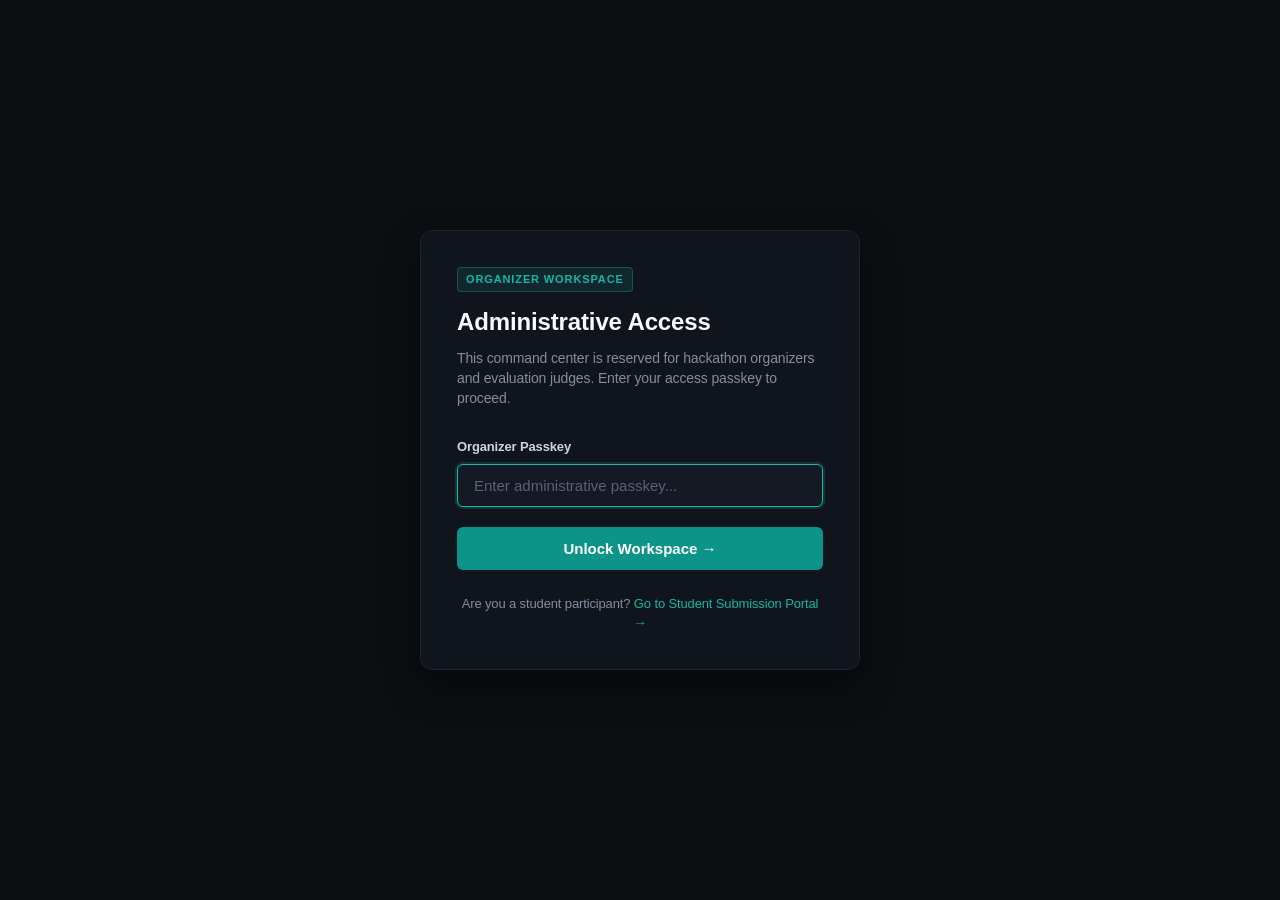
<file: templates/admin_login.html>
<!DOCTYPE html>
<html lang="en">
<head>
  <meta charset="UTF-8">
  <meta name="viewport" content="width=device-width, initial-scale=1.0">
  <title>Admin Authentication — HackJudge AI</title>
  <link rel="stylesheet" href="/static/styles.css">
  <style>
    body {
      display: flex;
      align-items: center;
      justify-content: center;
      min-height: 100vh;
      margin: 0;
      background: var(--bg-main, #0b0f12);
      color: var(--text-primary, #e2e8f0);
      font-family: -apple-system, BlinkMacSystemFont, "Segoe UI", Roboto, sans-serif;
    }
    .auth-card {
      width: 100%;
      max-width: 440px;
      padding: 2.25rem;
      background: var(--bg-surface, #12181d);
      border: 1px solid var(--border-default, #1e293b);
      border-radius: 12px;
      box-shadow: 0 16px 36px rgba(0, 0, 0, 0.45);
    }
    .auth-header {
      margin-bottom: 1.75rem;
    }
    .auth-tag {
      display: inline-block;
      font-size: 11px;
      font-weight: 700;
      letter-spacing: 0.08em;
      text-transform: uppercase;
      color: var(--teal-light, #2dd4bf);
      background: rgba(45, 212, 191, 0.1);
      border: 1px solid rgba(45, 212, 191, 0.25);
      padding: 3px 8px;
      border-radius: 4px;
      margin-bottom: 0.75rem;
    }
    .auth-title {
      font-size: 1.5rem;
      font-weight: 700;
      margin: 0 0 0.5rem 0;
      color: #f8fafc;
    }
    .auth-desc {
      font-size: 0.875rem;
      color: var(--text-muted, #94a3b8);
      margin: 0;
      line-height: 1.45;
    }
    .field-group {
      margin-bottom: 1.25rem;
    }
    .field-label {
      display: block;
      font-size: 0.8125rem;
      font-weight: 600;
      margin-bottom: 0.5rem;
      color: #cbd5e1;
    }
    .field-input {
      width: 100%;
      box-sizing: border-box;
      padding: 0.75rem 1rem;
      background: var(--bg-surface-elevated, #0f172a);
      border: 1px solid var(--border-default, #334155);
      border-radius: 6px;
      color: #f8fafc;
      font-size: 0.9375rem;
      outline: none;
      transition: border-color 0.15s ease;
    }
    .field-input:focus {
      border-color: var(--teal-light, #2dd4bf);
      box-shadow: 0 0 0 2px rgba(45, 212, 191, 0.15);
    }
    .auth-btn {
      width: 100%;
      padding: 0.8rem;
      background: var(--teal-accent, #0d9488);
      color: #ffffff;
      border: none;
      border-radius: 6px;
      font-size: 0.9375rem;
      font-weight: 600;
      cursor: pointer;
      display: flex;
      align-items: center;
      justify-content: center;
      gap: 0.5rem;
      transition: background 0.15s ease;
    }
    .auth-btn:hover {
      background: #14b8a6;
    }
    .auth-btn:disabled {
      opacity: 0.6;
      cursor: not-allowed;
    }
    .auth-error {
      padding: 0.75rem 1rem;
      background: rgba(239, 68, 68, 0.12);
      border: 1px solid rgba(239, 68, 68, 0.3);
      border-radius: 6px;
      color: #f87171;
      font-size: 0.8125rem;
      margin-bottom: 1.25rem;
    }
    .auth-footer {
      margin-top: 1.5rem;
      text-align: center;
      font-size: 0.8125rem;
      color: var(--text-muted, #94a3b8);
    }
    .auth-footer a {
      color: var(--teal-light, #2dd4bf);
      text-decoration: none;
    }
    .hidden {
      display: none !important;
    }
  </style>
</head>
<body>
  <div class="auth-card">
    <div class="auth-header">
      <span class="auth-tag">ORGANIZER WORKSPACE</span>
      <h1 class="auth-title">Administrative Access</h1>
      <p class="auth-desc">This command center is reserved for hackathon organizers and evaluation judges. Enter your access passkey to proceed.</p>
    </div>

    <div id="auth-error" class="auth-error hidden"></div>

    <form id="admin-login-form">
      <div class="field-group">
        <label class="field-label" for="admin-key">Organizer Passkey</label>
        <input type="password" id="admin-key" class="field-input" placeholder="Enter administrative passkey..." required autofocus autocomplete="current-password">
      </div>

      <button type="submit" id="btn-submit-key" class="auth-btn">
        <span id="btn-text">Unlock Workspace →</span>
      </button>
    </form>

    <div class="auth-footer">
      <span>Are you a student participant?</span>
      <a href="/submit">Go to Student Submission Portal →</a>
    </div>
  </div>

  <script>
    const form = document.getElementById('admin-login-form');
    const errBox = document.getElementById('auth-error');
    const btn = document.getElementById('btn-submit-key');
    const btnText = document.getElementById('btn-text');

    form.addEventListener('submit', async (e) => {
      e.preventDefault();
      errBox.classList.add('hidden');
      errBox.textContent = '';

      const key = document.getElementById('admin-key').value.trim();
      if (!key) return;

      btn.disabled = true;
      btnText.textContent = 'Verifying passkey...';

      try {
        const resp = await fetch('/admin/login', {
          method: 'POST',
          headers: { 'Content-Type': 'application/json' },
          body: JSON.stringify({ key })
        });
        const data = await resp.json().catch(() => ({}));
        if (!resp.ok) {
          throw new Error(data.error || 'Authentication failed. Please verify your passkey.');
        }
        window.location.href = data.redirect || '/admin';
      } catch (err) {
        errBox.textContent = err.message;
        errBox.classList.remove('hidden');
      } finally {
        btn.disabled = false;
        btnText.textContent = 'Unlock Workspace →';
      }
    });
  </script>
</body>
</html>
</file>
<file: static/styles.css>
/* =====================================================================
   HACKJUDGE AI — COMMAND CENTER DESIGN SYSTEM
   Inspirations: TokenScope + Claudear + InnoStack + AskCodi
   Palette: Dark Monochrome & Slate, Dark Forest Teal, University Crest Red
   ===================================================================== */

:root {
  /* Surface Layers (Deepest to Elevated) */
  --bg-canvas: #090B0E;             /* Deepest canvas */
  --bg-sidebar: #0C0F15;            /* Distinct sidebar surface */
  --bg-surface: #10141C;            /* Primary workspace surface */
  --bg-surface-elevated: #151923;   /* Secondary card / panel surface */
  --bg-surface-hover: #191E2A;      /* Interactive hover */
  --bg-surface-active: #1D2332;     /* Active element surface */
  --bg-input: #0B0E14;              /* Form input background */

  /* Precision 1px Borders */
  --border-subtle: #171B24;
  --border-default: #1E2330;
  --border-hover: #2B3346;
  --border-active: #14B8A6;

  /* Typography Colors — High Contrast, Anti-Aliased */
  --text-primary: #F1F4F9;
  --text-secondary: #C8CDDA;
  --text-muted: #848D9F;
  --text-dim: #596275;

  /* Primary Accent: Dark Forest Teal */
  --teal-light: #14B8A6;
  --teal-primary: #0F766E;
  --teal-hover: #13887F;
  --teal-active: #0B5C56;
  --teal-subtle: rgba(20, 184, 166, 0.08);
  --teal-border: rgba(20, 184, 166, 0.22);
  --teal-glow: rgba(20, 184, 166, 0.15);

  /* Secondary Brand Accent: University Crest Red */
  --crest-red: #C1272D;
  --crest-red-light: #F87171;
  --crest-red-hover: #D32F2F;
  --crest-red-subtle: rgba(193, 39, 45, 0.12);
  --crest-red-border: rgba(193, 39, 45, 0.28);

  /* Pipeline & Status System Tokens */
  --status-pending: #94A3B8;
  --status-pending-bg: rgba(148, 163, 184, 0.08);
  --status-analyzing: #38BDF8;
  --status-analyzing-bg: rgba(56, 189, 248, 0.08);
  --status-evaluated: #F59E0B;
  --status-evaluated-bg: rgba(245, 158, 11, 0.08);
  --status-finalized: #10B981;
  --status-finalized-bg: rgba(16, 185, 129, 0.08);
  --status-error: #F43F5E;
  --status-error-bg: rgba(244, 63, 94, 0.08);

  /* Typography Stack */
  --font-ui: 'Inter', -apple-system, BlinkMacSystemFont, 'Segoe UI', Roboto, sans-serif;
  --font-mono: 'JetBrains Mono', 'SF Mono', Consolas, Menlo, monospace;
}

/* =====================================================================
   GLOBAL BASE & TYPOGRAPHY
   ===================================================================== */
* {
  box-sizing: border-box;
  -webkit-font-smoothing: antialiased;
  -moz-osx-font-smoothing: grayscale;
  text-rendering: optimizeLegibility;
}

html {
  width: 100%;
  min-height: 100%;
  scroll-behavior: smooth;
  background-color: var(--bg-canvas);
}

body {
  margin: 0;
  width: 100%;
  min-width: 320px;
  min-height: 100vh;
  min-height: 100dvh;
  overflow-x: hidden;
  background-color: var(--bg-canvas);
  color: var(--text-primary);
  font-family: var(--font-ui);
  font-size: 13.5px;
  line-height: 1.5;
  letter-spacing: -0.01em;
}

button, input, select, textarea {
  font-family: inherit;
  font-size: inherit;
  color: inherit;
}

button {
  cursor: pointer;
}

button:focus-visible, a:focus-visible, input:focus-visible, select:focus-visible, textarea:focus-visible {
  outline: 2px solid var(--teal-light);
  outline-offset: 2px;
}

.app-shell {
  display: flex;
  width: 100%;
  min-height: 100vh;
  min-height: 100dvh;
}

/* =====================================================================
   SIDEBAR: ASKCODI-INSPIRED DEPTH & SPECULAR BOUNDARY
   ===================================================================== */
.sidebar {
  position: fixed;
  inset: 0 auto 0 0;
  z-index: 30;
  display: flex;
  flex-direction: column;
  width: 250px;
  background-color: var(--bg-sidebar);
  border-right: 1px solid var(--border-default);
  /* AskCodi layered depth: subtle specular edge + deep drop shadow onto main area */
  box-shadow: 1px 0 0 rgba(255, 255, 255, 0.035), 8px 0 32px -4px rgba(0, 0, 0, 0.65);
  padding: 20px 14px 16px;
  overflow-y: auto;
  flex-shrink: 0;
}

/* Specular vertical reflection gradient along sidebar boundary */
.sidebar::after {
  content: '';
  position: absolute;
  top: 0;
  right: -1px;
  bottom: 0;
  width: 1px;
  background: linear-gradient(180deg, rgba(20, 184, 166, 0.3) 0%, rgba(255, 255, 255, 0.08) 25%, transparent 65%);
  pointer-events: none;
}

.sidebar-top {
  display: flex;
  flex-direction: column;
  gap: 16px;
  margin-bottom: 20px;
}

.brand {
  display: flex;
  align-items: center;
  gap: 11px;
  padding: 2px 6px;
  text-decoration: none;
  color: var(--text-primary);
}

.brand-mark {
  display: grid;
  place-items: center;
  width: 34px;
  height: 34px;
  border-radius: 8px;
  background: linear-gradient(145deg, var(--crest-red), #8B1A1E);
  color: #FFFFFF;
  font-family: var(--font-mono);
  font-size: 13px;
  font-weight: 700;
  box-shadow: 0 2px 8px rgba(193, 39, 45, 0.3);
  flex-shrink: 0;
}

.brand-text {
  display: flex;
  flex-direction: column;
}

.brand-title {
  font-size: 14.5px;
  font-weight: 700;
  letter-spacing: -0.02em;
  color: var(--text-primary);
}

.brand-badge {
  font-family: var(--font-mono);
  font-size: 9px;
  font-weight: 600;
  color: var(--teal-light);
  letter-spacing: 0.09em;
}

/* Active Context Selector (AskCodi Project Selector) */
.sidebar-context {
  padding: 10px 12px;
  border: 1px solid var(--border-default);
  border-radius: 9px;
  background-color: var(--bg-surface);
}

.context-label {
  color: var(--text-dim);
  font-family: var(--font-mono);
  font-size: 9px;
  font-weight: 600;
  letter-spacing: 0.08em;
  margin-bottom: 6px;
}

.context-select {
  width: 100%;
  padding: 6px 8px;
  border: 1px solid var(--border-subtle);
  border-radius: 6px;
  background-color: var(--bg-input);
  color: var(--text-primary);
  font-size: 12px;
  font-weight: 500;
  outline: none;
  cursor: pointer;
}

.context-select:focus {
  border-color: var(--teal-light);
}

.side-label {
  padding: 4px 8px 8px;
  color: var(--text-dim);
  font-family: var(--font-mono);
  font-size: 9.5px;
  font-weight: 600;
  letter-spacing: 0.08em;
}

.nav-menu {
  display: flex;
  flex-direction: column;
  gap: 3px;
}

.nav-item {
  display: flex;
  align-items: center;
  gap: 10px;
  width: 100%;
  padding: 8.5px 12px;
  border: 1px solid transparent;
  border-radius: 7px;
  background: transparent;
  color: var(--text-muted);
  font-size: 13px;
  font-weight: 500;
  text-align: left;
  transition: all 0.15s ease;
}

.nav-item svg {
  flex-shrink: 0;
  color: var(--text-dim);
  transition: color 0.15s ease;
}

.nav-item:hover {
  background-color: var(--bg-surface-elevated);
  color: var(--text-primary);
}

.nav-item:hover svg {
  color: var(--teal-light);
}

.nav-item.active {
  background-color: var(--teal-subtle);
  border-color: var(--teal-border);
  color: var(--teal-light);
  font-weight: 600;
}

.nav-item.active svg {
  color: var(--teal-light);
}

.sidebar-bottom {
  margin-top: auto;
  padding-top: 14px;
  border-top: 1px solid var(--border-subtle);
}

.status-indicator {
  display: flex;
  align-items: center;
  gap: 10px;
  padding: 9px 12px;
  border: 1px solid var(--border-default);
  border-radius: 8px;
  background-color: var(--bg-surface);
}

.status-dot {
  width: 7px;
  height: 7px;
  border-radius: 50%;
  background-color: var(--status-finalized);
  flex-shrink: 0;
  box-shadow: 0 0 8px rgba(16, 185, 129, 0.4);
}

.status-meta b {
  display: block;
  font-size: 11px;
  font-weight: 600;
  color: var(--text-primary);
  letter-spacing: 0.02em;
}

.status-meta small {
  display: block;
  font-size: 10px;
  color: var(--text-muted);
}

/* =====================================================================
   MAIN WORKSPACE & LIGHTWEIGHT HEADER
   ===================================================================== */
.main-area {
  width: calc(100% - 250px);
  min-width: 0;
  margin-left: 250px;
  padding: 0 clamp(20px, 3vw, 44px) 48px;
}

.topbar {
  display: flex;
  align-items: center;
  justify-content: space-between;
  gap: 16px;
  min-height: 76px;
  padding: 16px 0;
  margin-bottom: 22px;
  border-bottom: 1px solid var(--border-default);
}

.eyebrow {
  color: var(--teal-light);
  font-family: var(--font-mono);
  font-size: 10px;
  font-weight: 600;
  letter-spacing: 0.08em;
  text-transform: uppercase;
}

.topbar h1 {
  margin: 3px 0 0;
  font-size: 22px;
  font-weight: 700;
  letter-spacing: -0.025em;
  color: var(--text-primary);
}

.topbar-right {
  display: flex;
  align-items: center;
  gap: 10px;
}

.live-pill, .track-pill, .meta-tag {
  display: inline-flex;
  align-items: center;
  padding: 5px 10px;
  border: 1px solid var(--border-default);
  border-radius: 999px;
  background-color: var(--bg-surface);
  color: var(--text-muted);
  font-family: var(--font-mono);
  font-size: 10px;
  font-weight: 500;
  letter-spacing: 0.02em;
}

.live-pill i {
  display: inline-block;
  width: 6px;
  height: 6px;
  margin-right: 6px;
  border-radius: 50%;
  background-color: var(--teal-light);
}

/* Standard Buttons */
.button {
  display: inline-flex;
  align-items: center;
  justify-content: center;
  gap: 8px;
  padding: 8.5px 15px;
  border: 1px solid transparent;
  border-radius: 7px;
  font-size: 12.5px;
  font-weight: 600;
  text-decoration: none;
  transition: all 0.15s ease;
  white-space: nowrap;
}

.button-primary {
  background-color: var(--teal-primary);
  border-color: var(--teal-hover);
  color: #FFFFFF;
}

.button-primary:hover {
  background-color: var(--teal-hover);
  box-shadow: 0 2px 10px var(--teal-glow);
}

.button-primary:active {
  background-color: var(--teal-active);
}

.button-secondary {
  background-color: var(--bg-surface-elevated);
  border-color: var(--border-default);
  color: var(--text-secondary);
}

.button-secondary:hover {
  background-color: var(--bg-surface-hover);
  border-color: var(--border-hover);
  color: var(--text-primary);
}

.button-ghost {
  background: transparent;
  border-color: var(--border-default);
  color: var(--text-secondary);
}

.button-ghost:hover {
  background-color: var(--bg-surface);
  border-color: var(--border-hover);
  color: var(--text-primary);
}

.button-danger {
  background-color: var(--crest-red-subtle);
  border-color: var(--crest-red-border);
  color: var(--crest-red-light);
}

.button-danger:hover {
  background-color: var(--crest-red);
  border-color: var(--crest-red);
  color: #FFFFFF;
}

.button:disabled {
  opacity: 0.55;
  cursor: not-allowed;
  pointer-events: none;
}

.button.small {
  padding: 5.5px 11px;
  font-size: 11.5px;
}

.text-button {
  padding: 0;
  border: 0;
  background: none;
  color: var(--teal-light);
  font-size: 12px;
  font-weight: 500;
  cursor: pointer;
}

.text-button:hover {
  text-decoration: underline;
}

.text-button.small {
  font-size: 11px;
}

.full-width {
  width: 100%;
}

/* View Container Visibility */
.view {
  animation: viewFade 0.15s ease-out;
}

@keyframes viewFade {
  from { opacity: 0.7; transform: translateY(2px); }
  to   { opacity: 1; transform: translateY(0); }
}

.hidden {
  display: none !important;
}

/* =====================================================================
   OVERVIEW: ACTIVE HACKATHON HERO BANNER
   ===================================================================== */
.active-hackathon-hero {
  display: flex;
  align-items: center;
  justify-content: space-between;
  width: 100%;
  padding: 24px 28px;
  margin-bottom: 20px;
  border: 1px solid var(--border-default);
  border-radius: 12px;
  background: linear-gradient(135deg, var(--bg-surface) 0%, #0E1219 100%);
  gap: 24px;
}

.hero-left {
  max-width: 680px;
}

.hero-badge-row {
  display: flex;
  align-items: center;
  gap: 8px;
  flex-wrap: wrap;
  margin-bottom: 10px;
}

.event-live-badge {
  display: inline-flex;
  align-items: center;
  gap: 6px;
  padding: 3px 8px;
  border-radius: 999px;
  background-color: var(--teal-subtle);
  border: 1px solid var(--teal-border);
  color: var(--teal-light);
  font-family: var(--font-mono);
  font-size: 9.5px;
  font-weight: 700;
  letter-spacing: 0.05em;
}

.event-live-badge.status-closed {
  background-color: rgba(239, 68, 68, 0.15);
  border-color: rgba(239, 68, 68, 0.35);
  color: #f87171;
}

.event-live-badge.status-closed .pulse-dot {
  background-color: #ef4444;
  box-shadow: none;
}

.pulse-dot {
  width: 5px;
  height: 5px;
  border-radius: 50%;
  background-color: var(--teal-light);
}

.hero-left h2 {
  margin: 0 0 6px;
  font-size: 24px;
  font-weight: 700;
  letter-spacing: -0.025em;
  color: var(--text-primary);
}

.hero-desc {
  margin: 0 0 14px;
  color: var(--text-secondary);
  font-size: 13px;
  line-height: 1.5;
}

.hero-progress-line {
  display: flex;
  align-items: center;
  gap: 10px;
  font-size: 12px;
  color: var(--text-muted);
}

.metric-segment b {
  color: var(--text-primary);
  font-weight: 600;
}

.metric-divider {
  color: var(--border-hover);
}

.hero-action-buttons {
  display: flex;
  align-items: center;
  gap: 8px;
  flex-wrap: wrap;
}

/* =====================================================================
   OVERVIEW: 5-STAGE EVALUATION PIPELINE
   ===================================================================== */
.pipeline-card {
  padding: 18px 24px;
  margin-bottom: 24px;
  border: 1px solid var(--border-default);
  border-radius: 12px;
  background-color: var(--bg-surface);
}

.pipeline-header {
  display: flex;
  align-items: center;
  justify-content: space-between;
  margin-bottom: 16px;
}

.section-tag {
  color: var(--teal-light);
  font-family: var(--font-mono);
  font-size: 9.5px;
  font-weight: 700;
  letter-spacing: 0.08em;
  text-transform: uppercase;
}

.pipeline-title-group h4 {
  margin: 2px 0 0;
  font-size: 14px;
  font-weight: 600;
  color: var(--text-primary);
}

.pipeline-status-text {
  font-size: 11.5px;
  color: var(--text-muted);
}

.pipeline-grid {
  display: grid;
  grid-template-columns: minmax(0, 1fr) auto minmax(0, 1fr) auto minmax(0, 1fr) auto minmax(0, 1fr) auto minmax(0, 1fr);
  align-items: center;
  gap: 8px;
}

.pipeline-step {
  display: flex;
  align-items: center;
  gap: 11px;
  padding: 10px 14px;
  border: 1px solid var(--border-subtle);
  border-radius: 9px;
  background-color: var(--bg-surface-elevated);
  transition: border-color 0.15s ease;
}

.pipeline-step:hover {
  border-color: var(--border-hover);
}

.step-num {
  font-family: var(--font-mono);
  font-size: 11px;
  font-weight: 700;
  color: var(--teal-light);
}

.step-content {
  display: flex;
  flex-direction: column;
}

.step-name {
  font-family: var(--font-mono);
  font-size: 9px;
  font-weight: 600;
  letter-spacing: 0.05em;
  color: var(--text-dim);
}

.step-counter {
  font-size: 18px;
  font-weight: 700;
  font-family: var(--font-mono);
  color: var(--text-primary);
}

.step-caption {
  font-size: 10.5px;
  color: var(--text-muted);
}

.pipeline-connector {
  width: 14px;
  height: 2px;
  background-color: var(--border-hover);
}

/* =====================================================================
   COMMAND WORKSPACE: PROJECT QUEUE & ACTIVITY FEED
   ===================================================================== */
.command-workspace-grid {
  display: grid;
  grid-template-columns: minmax(0, 1.7fr) minmax(280px, 0.9fr);
  gap: 20px;
  margin-bottom: 32px;
}

.workspace-panel {
  padding: 20px 22px;
  border: 1px solid var(--border-default);
  border-radius: 12px;
  background-color: var(--bg-surface);
}

.panel-header {
  display: flex;
  align-items: flex-start;
  justify-content: space-between;
  gap: 12px;
  margin-bottom: 16px;
}

.panel-header h3 {
  margin: 3px 0 0;
  font-size: 16px;
  font-weight: 700;
  letter-spacing: -0.015em;
}

.panel-actions {
  display: flex;
  align-items: center;
  gap: 12px;
}

.counter-badge {
  padding: 2px 8px;
  border: 1px solid var(--border-default);
  border-radius: 999px;
  font-family: var(--font-mono);
  font-size: 10px;
  color: var(--text-muted);
}

/* Data Table (TokenScope / Claudear Clean Style) */
.table-container {
  overflow-x: auto;
  border: 1px solid var(--border-subtle);
  border-radius: 8px;
  background-color: var(--bg-canvas);
}

.data-table {
  width: 100%;
  border-collapse: collapse;
  font-size: 12.5px;
}

.data-table th {
  padding: 9px 12px;
  text-align: left;
  color: var(--text-muted);
  font-size: 10.5px;
  font-weight: 600;
  text-transform: uppercase;
  letter-spacing: 0.04em;
  background-color: var(--bg-surface-elevated);
  border-bottom: 1px solid var(--border-default);
  white-space: nowrap;
}

.data-table td {
  padding: 10px 12px;
  border-bottom: 1px solid var(--border-subtle);
  vertical-align: middle;
}

.data-table tr:hover td {
  background-color: var(--bg-surface-hover);
}

.queue-project-cell {
  display: flex;
  flex-direction: column;
}

.queue-project-name {
  font-weight: 600;
  color: var(--text-primary);
}

.queue-project-repo {
  font-size: 11px;
  color: var(--text-dim);
  text-decoration: none;
}

.queue-project-repo:hover {
  color: var(--teal-light);
}

.status-badge {
  display: inline-flex;
  align-items: center;
  padding: 2px 7px;
  border-radius: 5px;
  font-family: var(--font-mono);
  font-size: 10px;
  font-weight: 600;
}

.status-badge.evaluated {
  background-color: var(--status-finalized-bg);
  border: 1px solid rgba(16, 185, 129, 0.25);
  color: var(--status-finalized);
}

.status-badge.analyzing {
  background-color: var(--status-analyzing-bg);
  border: 1px solid rgba(56, 189, 248, 0.25);
  color: var(--status-analyzing);
}

.status-badge.received {
  background-color: var(--status-pending-bg);
  border: 1px solid rgba(148, 163, 184, 0.2);
  color: var(--status-pending);
}

.status-badge.error {
  background-color: var(--status-error-bg);
  border: 1px solid rgba(244, 63, 94, 0.25);
  color: var(--status-error);
}

.status-badge.rejected {
  background-color: rgba(239, 68, 68, 0.12);
  border: 1px solid rgba(239, 68, 68, 0.3);
  color: #f87171;
}

.score-badge {
  font-family: var(--font-mono);
  font-size: 12px;
  font-weight: 700;
  color: var(--text-primary);
}

.queue-empty {
  padding: 32px 20px;
  text-align: center;
  color: var(--text-muted);
}

/* Activity Feed (Compact live event stream) */
.activity-feed {
  display: flex;
  flex-direction: column;
  gap: 9px;
  max-height: 380px;
  overflow-y: auto;
}

.activity-item {
  display: flex;
  align-items: flex-start;
  gap: 10px;
  padding: 9px 12px;
  border: 1px solid var(--border-subtle);
  border-radius: 8px;
  background-color: var(--bg-surface-elevated);
}

.activity-dot {
  width: 6px;
  height: 6px;
  border-radius: 50%;
  background-color: var(--teal-light);
  margin-top: 6px;
  flex-shrink: 0;
}

.activity-dot.red {
  background-color: var(--crest-red);
}

.activity-body {
  flex: 1;
  font-size: 12px;
}

.activity-body b {
  color: var(--text-primary);
}

.activity-time {
  font-family: var(--font-mono);
  font-size: 10px;
  color: var(--text-dim);
  margin-top: 2px;
}

/* =====================================================================
   ALL HACKATHONS DIRECTORY GRID
   ===================================================================== */
.all-hackathons-section {
  padding-top: 8px;
  border-top: 1px solid var(--border-default);
}

.section-heading {
  display: flex;
  align-items: flex-end;
  justify-content: space-between;
  gap: 12px;
  margin: 20px 0 14px;
}

.section-heading h3 {
  margin: 2px 0 0;
  font-size: 17px;
  font-weight: 700;
  letter-spacing: -0.015em;
}

.muted {
  color: var(--text-muted);
  font-size: 12px;
}

.hackathon-grid {
  display: grid;
  grid-template-columns: repeat(2, minmax(0, 1fr));
  gap: 14px;
}

.hackathon-card {
  position: relative;
  padding: 18px 20px;
  border: 1px solid var(--border-default);
  border-radius: 10px;
  background-color: var(--bg-surface);
  cursor: pointer;
  transition: all 0.15s ease;
}

.hackathon-card:hover {
  border-color: var(--teal-border);
  background-color: var(--bg-surface-elevated);
  transform: translateY(-1px);
}

.hackathon-card-top {
  display: flex;
  align-items: center;
  justify-content: space-between;
  gap: 8px;
  margin-bottom: 8px;
}

.hackathon-card-delete {
  background: var(--crest-red-subtle);
  border: 1px solid var(--crest-red-border);
  color: var(--crest-red-light);
  border-radius: 6px;
  padding: 3px 8px;
  font-size: 10.5px;
  font-weight: 600;
  opacity: 0;
  transition: opacity 0.15s, background 0.15s;
  cursor: pointer;
}

.hackathon-card:hover .hackathon-card-delete {
  opacity: 1;
}

.hackathon-card:hover .hackathon-card-delete:hover {
  background: var(--crest-red);
  color: #FFFFFF;
}

.hackathon-card h4 {
  margin: 0 0 5px;
  font-size: 15px;
  font-weight: 600;
  color: var(--text-primary);
}

.hackathon-card p {
  margin: 0;
  min-height: 18px;
  color: var(--text-muted);
  font-size: 12px;
  line-height: 1.5;
}

.card-meta {
  display: flex;
  justify-content: space-between;
  gap: 12px;
  margin-top: 14px;
  padding-top: 12px;
  border-top: 1px solid var(--border-subtle);
  color: var(--text-dim);
  font-size: 11px;
}

.card-meta strong {
  color: var(--teal-light);
  font-weight: 600;
}

/* Empty States */
.empty-state {
  display: flex;
  flex-direction: column;
  align-items: center;
  justify-content: center;
  padding: 40px 24px;
  border: 1px dashed var(--border-default);
  border-radius: 12px;
  background-color: var(--bg-surface);
  text-align: center;
}

.empty-icon {
  margin-bottom: 8px;
  color: var(--teal-light);
  font-size: 22px;
}

.empty-state h3 {
  margin: 0 0 6px;
  font-size: 16px;
  font-weight: 700;
}

.empty-state p {
  max-width: 440px;
  margin: 0 auto 16px;
  color: var(--text-muted);
  font-size: 12.5px;
}

/* =====================================================================
   CREATE HACKATHON & EDITORIAL WORKSPACE
   ===================================================================== */
.editorial-workspace {
  display: grid;
  grid-template-columns: minmax(0, 1.6fr) minmax(290px, 0.9fr);
  gap: 24px;
  align-items: start;
}

.editorial-main {
  padding: 26px 28px;
  border: 1px solid var(--border-default);
  border-radius: 12px;
  background-color: var(--bg-surface);
}

.editorial-header {
  margin-bottom: 24px;
  padding-bottom: 16px;
  border-bottom: 1px solid var(--border-default);
}

.editorial-header h2 {
  margin: 4px 0 6px;
  font-size: 22px;
  font-weight: 700;
  letter-spacing: -0.02em;
}

.editorial-header p {
  margin: 0;
  color: var(--text-muted);
  font-size: 12.5px;
}

.clean-form {
  display: flex;
  flex-direction: column;
  gap: 22px;
}

.form-section {
  padding-bottom: 20px;
  border-bottom: 1px solid var(--border-subtle);
}

.form-section:last-of-type {
  border-bottom: none;
  padding-bottom: 0;
}

.form-section-title {
  display: flex;
  align-items: center;
  gap: 10px;
  margin-bottom: 14px;
}

.form-section-title > span {
  display: grid;
  place-items: center;
  width: 20px;
  height: 20px;
  border-radius: 4px;
  background-color: var(--bg-surface-elevated);
  border: 1px solid var(--border-hover);
  color: var(--teal-light);
  font-family: var(--font-mono);
  font-size: 10px;
  font-weight: 700;
}

.form-section-title h4 {
  margin: 0;
  font-size: 14px;
  font-weight: 600;
  color: var(--text-primary);
}

.rubric-title-wrap {
  display: flex;
  align-items: center;
  justify-content: space-between;
  width: 100%;
}

.optional-tag {
  color: var(--text-dim);
  font-family: var(--font-mono);
  font-size: 9.5px;
  font-weight: 500;
  margin-left: 8px;
}

.field-group {
  margin-bottom: 14px;
}

.field-group:last-child {
  margin-bottom: 0;
}

label {
  display: block;
  margin-bottom: 6px;
  color: var(--text-secondary);
  font-size: 12px;
  font-weight: 600;
}

input, select, textarea {
  display: block;
  width: 100%;
  padding: 9px 12px;
  border: 1px solid var(--border-default);
  border-radius: 7px;
  background-color: var(--bg-input);
  color: var(--text-primary);
  font-size: 13px;
  transition: border-color 0.15s ease, box-shadow 0.15s ease;
}

input:focus, select:focus, textarea:focus {
  border-color: var(--teal-light);
  box-shadow: 0 0 0 3px var(--teal-subtle);
  outline: none;
}

input::placeholder, textarea::placeholder {
  color: var(--text-dim);
}

.field-hint {
  display: block;
  margin-top: 5px;
  color: var(--text-dim);
  font-size: 11px;
}

.form-grid-2 {
  display: grid;
  grid-template-columns: repeat(2, minmax(0, 1fr));
  gap: 12px;
}

.form-grid-3 {
  display: grid;
  grid-template-columns: repeat(3, minmax(0, 1fr));
  gap: 12px;
}

@media (max-width: 768px) {
  .form-grid-3 {
    grid-template-columns: 1fr;
  }
}

/* Criteria List Rows */
.criteria-list {
  margin-bottom: 12px;
}

.criterion-row {
  display: grid;
  grid-template-columns: minmax(130px, 1fr) minmax(140px, 1.4fr) 74px 30px;
  align-items: center;
  gap: 8px;
  margin: 8px 0;
}

.criterion-row input {
  margin: 0;
  padding: 8px 10px;
  font-size: 12px;
}

.criterion-row .weight-input {
  text-align: center;
  font-family: var(--font-mono);
}

.remove-criterion {
  width: 30px;
  height: 34px;
  border: 1px solid var(--crest-red-border);
  border-radius: 6px;
  background-color: var(--crest-red-subtle);
  color: var(--crest-red-light);
  font-size: 14px;
}

.remove-criterion:hover {
  background-color: var(--crest-red);
  color: #FFFFFF;
}

.weight-chip {
  padding: 3px 9px;
  border-radius: 999px;
  background-color: var(--status-finalized-bg);
  border: 1px solid rgba(16, 185, 129, 0.28);
  color: var(--status-finalized);
  font-family: var(--font-mono);
  font-size: 10.5px;
  font-weight: 600;
}

.weight-chip.invalid {
  background-color: var(--crest-red-subtle);
  border-color: var(--crest-red-border);
  color: var(--crest-red-light);
}

.form-action-bar {
  display: flex;
  align-items: center;
  justify-content: space-between;
  gap: 12px;
  padding-top: 18px;
  border-top: 1px solid var(--border-default);
}

/* Sticky Control Panel (Claudear / TokenScope Right Aside) */
.editorial-aside {
  position: sticky;
  top: 20px;
}

.sticky-control-panel {
  padding: 22px;
  border: 1px solid var(--border-default);
  border-radius: 12px;
  background-color: var(--bg-surface);
}

.control-panel-header {
  margin-bottom: 16px;
  padding-bottom: 12px;
  border-bottom: 1px solid var(--border-subtle);
}

.control-panel-header h4 {
  margin: 3px 0 0;
  font-size: 15px;
  font-weight: 700;
}

.rubric-bars-wrap {
  margin-bottom: 20px;
}

.rubric-bar {
  margin: 10px 0;
}

.rubric-bar-head {
  display: flex;
  justify-content: space-between;
  margin-bottom: 5px;
  font-size: 11.5px;
}

.rubric-bar-head span:last-child {
  color: var(--teal-light);
  font-family: var(--font-mono);
  font-size: 10.5px;
}

.bar-track {
  height: 5px;
  overflow: hidden;
  border-radius: 99px;
  background-color: var(--border-default);
}

.bar-fill {
  height: 100%;
  border-radius: 99px;
  background-color: var(--teal-light);
  transition: width 0.2s ease;
}

.system-validation-box {
  padding: 14px;
  border: 1px solid var(--border-subtle);
  border-radius: 8px;
  background-color: var(--bg-surface-elevated);
  margin-bottom: 16px;
}

.val-header {
  font-family: var(--font-mono);
  font-size: 9.5px;
  font-weight: 700;
  color: var(--text-dim);
  letter-spacing: 0.08em;
  margin-bottom: 10px;
}

.val-item {
  display: flex;
  align-items: center;
  gap: 8px;
  margin: 6px 0;
  font-size: 11.5px;
  color: var(--text-secondary);
}

.val-indicator {
  display: grid;
  place-items: center;
  width: 16px;
  height: 16px;
  border-radius: 50%;
  background-color: var(--status-finalized-bg);
  color: var(--status-finalized);
  font-size: 10px;
  font-weight: 700;
}

.val-indicator.warning {
  background-color: var(--crest-red-subtle);
  color: var(--crest-red-light);
}

.philosophy-box {
  padding: 14px;
  border-left: 2px solid var(--teal-light);
  border-radius: 0 8px 8px 0;
  background-color: var(--teal-subtle);
  font-size: 11.5px;
}

.philosophy-box b {
  display: block;
  color: var(--teal-light);
  margin-bottom: 4px;
}

.philosophy-box p {
  margin: 0;
  color: var(--text-secondary);
  line-height: 1.5;
}

.inspection-checklist {
  display: flex;
  flex-direction: column;
  gap: 12px;
  margin-bottom: 14px;
}

.check-item {
  display: flex;
  gap: 10px;
  font-size: 12px;
}

.check-num {
  font-family: var(--font-mono);
  font-size: 10px;
  font-weight: 700;
  color: var(--teal-light);
  margin-top: 1px;
}

.check-item b {
  display: block;
  color: var(--text-primary);
}

.check-item small {
  color: var(--text-muted);
  font-size: 11px;
}

/* =====================================================================
   BATCH CSV STYLES
   ===================================================================== */
.batch-form-body {
  display: flex;
  flex-direction: column;
  gap: 16px;
}

.csv-drop-zone {
  position: relative;
  border: 2px dashed var(--border-default);
  border-radius: 10px;
  padding: 30px 20px;
  text-align: center;
  background-color: var(--bg-surface-elevated);
  cursor: pointer;
  transition: all 0.15s ease;
}

.csv-drop-zone:hover, .csv-drop-zone.drag-over {
  border-color: var(--teal-light);
  background-color: var(--teal-subtle);
}

.csv-drop-icon {
  color: var(--teal-light);
  margin-bottom: 8px;
}

.csv-drop-text b {
  display: block;
  font-size: 13.5px;
  color: var(--text-primary);
  margin-bottom: 3px;
}

.csv-drop-text small {
  color: var(--text-muted);
  font-size: 11.5px;
}

.csv-preview {
  border: 1px solid var(--border-default);
  border-radius: 8px;
  overflow: hidden;
  background-color: var(--bg-canvas);
}

.csv-preview-header {
  display: flex;
  align-items: center;
  gap: 10px;
  padding: 8px 12px;
  border-bottom: 1px solid var(--border-default);
  background-color: var(--bg-surface);
}

.csv-filename {
  font-weight: 600;
  font-size: 12px;
  flex: 1;
}

.csv-row-badge {
  background-color: var(--teal-subtle);
  border: 1px solid var(--teal-border);
  color: var(--teal-light);
  border-radius: 999px;
  padding: 2px 8px;
  font-family: var(--font-mono);
  font-size: 10.5px;
  font-weight: 600;
}

.csv-table-wrap {
  overflow-x: auto;
  max-height: 180px;
  overflow-y: auto;
}

.csv-table {
  width: 100%;
  border-collapse: collapse;
  font-size: 11.5px;
}

.csv-table th {
  padding: 7px 10px;
  text-align: left;
  color: var(--text-muted);
  font-weight: 600;
  font-size: 10.5px;
  text-transform: uppercase;
  letter-spacing: 0.04em;
  border-bottom: 1px solid var(--border-default);
  background-color: var(--bg-surface);
  position: sticky;
  top: 0;
}

.csv-table td {
  padding: 6px 10px;
  border-bottom: 1px solid var(--border-subtle);
  color: var(--text-secondary);
  max-width: 200px;
  overflow: hidden;
  text-overflow: ellipsis;
  white-space: nowrap;
}

.batch-progress-panel {
  margin-top: 20px;
  border: 1px solid var(--border-default);
  border-radius: 12px;
  padding: 20px;
  background-color: var(--bg-surface-elevated);
}

.progress-header {
  display: flex;
  justify-content: space-between;
  align-items: flex-start;
  margin-bottom: 12px;
}

.progress-header h4 {
  margin: 3px 0 0;
  font-size: 14px;
}

.batch-fraction {
  font-size: 17px;
  font-weight: 700;
  color: var(--teal-light);
  font-family: var(--font-mono);
}

.progress-bar-track {
  height: 6px;
  background-color: var(--border-default);
  border-radius: 99px;
  overflow: hidden;
  margin-bottom: 12px;
}

.progress-bar-fill {
  height: 100%;
  background-color: var(--teal-light);
  border-radius: 99px;
  transition: width 0.3s ease;
}

.batch-live-log {
  max-height: 200px;
  overflow-y: auto;
  display: flex;
  flex-direction: column;
  gap: 5px;
}

.log-item {
  display: flex;
  align-items: center;
  gap: 10px;
  padding: 6px 10px;
  border-radius: 6px;
  font-size: 11.5px;
}

.log-item.evaluating {
  background-color: var(--teal-subtle);
  color: var(--text-secondary);
}

.log-item.done {
  background-color: var(--status-finalized-bg);
  color: var(--status-finalized);
}

.log-item.error {
  background-color: var(--status-error-bg);
  color: var(--status-error);
}

.log-score {
  margin-left: auto;
  font-weight: 700;
  font-family: var(--font-mono);
}

.cached-batch-banner {
  display: flex;
  align-items: center;
  justify-content: space-between;
  gap: 12px;
  padding: 12px 16px;
  margin-bottom: 16px;
  background-color: var(--teal-subtle);
  border: 1px solid var(--teal-border);
  border-radius: 9px;
}

.cached-info {
  display: flex;
  align-items: center;
  gap: 10px;
}

.cached-info b {
  display: block;
  font-size: 12.5px;
  color: var(--text-primary);
}

.cached-info small {
  color: var(--text-muted);
  font-size: 11px;
}

.cached-actions {
  display: flex;
  gap: 8px;
}

.format-example {
  border: 1px solid var(--border-default);
  border-radius: 7px;
  overflow: hidden;
  font-size: 11px;
}

.format-row {
  display: grid;
  grid-template-columns: 1fr 1fr;
  gap: 1px;
  border-bottom: 1px solid var(--border-default);
  padding: 6px 9px;
}

.format-row:last-child {
  border-bottom: none;
}

.format-row.header-row {
  background-color: var(--bg-surface-elevated);
  color: var(--teal-light);
  font-weight: 600;
  text-transform: uppercase;
}

code {
  background-color: var(--bg-surface-elevated);
  border: 1px solid var(--border-default);
  color: var(--teal-light);
  border-radius: 4px;
  padding: 1px 5px;
  font-family: var(--font-mono);
  font-size: 0.85em;
}

/* =====================================================================
   HACKATHON DASHBOARD (LEADERBOARD)
   ===================================================================== */
.dashboard-back {
  display: flex;
  align-items: center;
  justify-content: space-between;
  gap: 12px;
  margin-bottom: 16px;
}

.dashboard-title-row {
  display: flex;
  align-items: center;
  justify-content: space-between;
  gap: 16px;
  margin-bottom: 20px;
}

.dashboard-title-row h2 {
  margin: 3px 0;
  font-size: 22px;
  font-weight: 700;
}

.dashboard-title-actions {
  display: flex;
  gap: 8px;
  align-items: center;
}

.dashboard-summary {
  display: grid;
  grid-template-columns: repeat(4, minmax(0, 1fr));
  gap: 12px;
  margin-bottom: 22px;
}

.dashboard-summary > div {
  padding: 14px 16px;
  border: 1px solid var(--border-default);
  border-radius: 9px;
  background-color: var(--bg-surface);
}

.dashboard-summary small {
  color: var(--text-muted);
  font-family: var(--font-mono);
  font-size: 9.5px;
  font-weight: 600;
  letter-spacing: 0.05em;
}

.dashboard-summary b {
  display: block;
  margin-top: 6px;
  font-size: 20px;
  font-weight: 700;
  font-family: var(--font-mono);
}

.submission-list {
  display: grid;
  gap: 10px;
}

.submission-card {
  padding: 16px 18px;
  border: 1px solid var(--border-default);
  border-radius: 10px;
  background-color: var(--bg-surface);
  transition: border-color 0.15s ease;
}

.submission-card:hover {
  border-color: var(--border-hover);
}

.submission-card-head {
  display: flex;
  align-items: flex-start;
  justify-content: space-between;
  gap: 12px;
}

.rank-label {
  color: var(--teal-light);
  font-family: var(--font-mono);
  font-size: 11px;
  font-weight: 600;
}

.submission-card h4 {
  margin: 3px 0 2px;
  font-size: 15px;
  font-weight: 600;
  color: var(--text-primary);
}

.submission-card .team-line {
  color: var(--text-muted);
  font-size: 12px;
}

.score-block {
  min-width: 90px;
  text-align: right;
}

.score-number {
  color: var(--text-primary);
  font-size: 22px;
  font-weight: 700;
  font-family: var(--font-mono);
}

.score-number small {
  color: var(--text-dim);
  font-size: 10.5px;
}

.score-caption {
  margin-top: 1px;
  color: var(--text-dim);
  font-size: 9.5px;
}

.submission-card-foot {
  display: flex;
  align-items: center;
  justify-content: space-between;
  gap: 12px;
  margin-top: 12px;
  padding-top: 11px;
  border-top: 1px solid var(--border-subtle);
}

.submission-meta {
  display: flex;
  flex-wrap: wrap;
  gap: 8px;
  align-items: center;
  color: var(--text-muted);
  font-size: 11px;
}

.method-tag {
  padding: 2px 7px;
  border-radius: 4px;
  font-family: var(--font-mono);
  font-size: 9.5px;
  font-weight: 600;
  background-color: var(--teal-subtle);
  border: 1px solid var(--teal-border);
  color: var(--teal-light);
}

.method-tag.baseline {
  background-color: rgba(255, 255, 255, 0.05);
  border: 1px solid var(--border-default);
  color: var(--text-muted);
}

.card-actions {
  display: flex;
  gap: 8px;
}

.small-button {
  padding: 5px 11px;
  border: 1px solid var(--border-default);
  border-radius: 6px;
  background-color: var(--bg-surface-elevated);
  color: var(--text-secondary);
  font-size: 11.5px;
  font-weight: 500;
  transition: all 0.15s ease;
}

.small-button:hover {
  background-color: var(--bg-surface-hover);
  border-color: var(--border-hover);
  color: var(--text-primary);
}

/* =====================================================================
   SIGNATURE SPLIT-SCREEN EVALUATION WORKBENCH (MODAL)
   ===================================================================== */
.modal {
  position: fixed;
  inset: 0;
  z-index: 60;
  display: grid;
  place-items: center;
  padding: 24px;
}

.modal-backdrop {
  position: absolute;
  inset: 0;
  background-color: rgba(5, 7, 10, 0.85);
  backdrop-filter: blur(6px);
}

.modal-card.split-screen-workbench {
  position: relative;
  z-index: 1;
  width: min(1180px, 96vw);
  max-height: 90vh;
  max-height: 90dvh;
  overflow-y: auto;
  padding: 28px 32px;
  border: 1px solid var(--border-default);
  border-radius: 14px;
  background-color: var(--bg-surface);
  box-shadow: 0 24px 70px rgba(0, 0, 0, 0.7);
}

.modal-close {
  position: absolute;
  top: 18px;
  right: 20px;
  border: 0;
  background: none;
  color: var(--text-muted);
  font-size: 18px;
  cursor: pointer;
  z-index: 10;
}

.modal-close:hover {
  color: var(--text-primary);
}

/* Split-Screen 2-Column Grid Layout */
.split-screen-grid {
  display: grid;
  grid-template-columns: minmax(0, 1.15fr) minmax(0, 1.25fr);
  gap: 28px;
  align-items: start;
}

.workbench-col-evidence {
  padding-right: 18px;
  border-right: 1px solid var(--border-default);
}

.workbench-col-evaluation {
  padding-left: 6px;
}

.workbench-header {
  margin-bottom: 20px;
  padding-bottom: 16px;
  border-bottom: 1px solid var(--border-default);
}

.workbench-header h2 {
  margin: 4px 0 6px;
  font-size: 22px;
  font-weight: 700;
  letter-spacing: -0.02em;
}

.workbench-header-links {
  display: flex;
  align-items: center;
  gap: 12px;
  font-size: 12px;
}

.workbench-header-links a {
  color: var(--teal-light);
  text-decoration: none;
}

.workbench-header-links a:hover {
  text-decoration: underline;
}

/* Score Highlight Block */
.score-hero-card {
  display: flex;
  align-items: center;
  justify-content: space-between;
  padding: 16px 20px;
  border: 1px solid var(--teal-border);
  border-radius: 10px;
  background-color: var(--teal-subtle);
  margin-bottom: 20px;
}

.score-hero-number {
  font-size: 34px;
  font-weight: 800;
  font-family: var(--font-mono);
  color: var(--teal-light);
  letter-spacing: -0.02em;
}

.score-hero-number small {
  font-size: 13px;
  color: var(--text-muted);
}

.score-hero-meta {
  text-align: right;
}

.score-hero-meta b {
  display: block;
  font-size: 12px;
  color: var(--text-primary);
}

.score-hero-meta small {
  color: var(--text-muted);
  font-size: 10.5px;
}

/* Criteria List in Workbench */
.criteria-result-card {
  margin-bottom: 14px;
  padding: 14px 16px;
  border: 1px solid var(--border-default);
  border-radius: 8px;
  background-color: var(--bg-surface-elevated);
}

.criteria-result-top {
  display: flex;
  align-items: center;
  justify-content: space-between;
  margin-bottom: 6px;
}

.criteria-result-top b {
  font-size: 13px;
}

.criteria-result-score {
  font-family: var(--font-mono);
  font-size: 13px;
  font-weight: 700;
  color: var(--teal-light);
}

.criteria-result-card p {
  margin: 8px 0;
  color: var(--text-secondary);
  font-size: 12px;
  line-height: 1.55;
}

.evidence-chips {
  display: flex;
  flex-wrap: wrap;
  gap: 6px;
  margin-top: 8px;
}

.evidence-chip {
  padding: 2px 7px;
  border: 1px solid var(--border-default);
  border-radius: 4px;
  background-color: var(--bg-canvas);
  color: var(--teal-light);
  font-family: var(--font-mono);
  font-size: 10px;
}

.evidence-stats-grid {
  display: grid;
  grid-template-columns: repeat(3, minmax(0, 1fr));
  gap: 8px;
  margin-bottom: 16px;
}

.evidence-stat-card {
  padding: 10px 12px;
  border: 1px solid var(--border-default);
  border-radius: 7px;
  background-color: var(--bg-surface-elevated);
}

.evidence-stat-card b {
  display: block;
  font-size: 16px;
  font-family: var(--font-mono);
  color: var(--text-primary);
}

.evidence-stat-card small {
  color: var(--text-dim);
  font-size: 9.5px;
}

.signals-list {
  list-style: none;
  padding: 0;
  margin: 0 0 16px;
}

.signals-list li {
  display: flex;
  justify-content: space-between;
  padding: 6px 0;
  border-bottom: 1px solid var(--border-subtle);
  font-size: 12px;
  color: var(--text-secondary);
}

.signals-list li b.detected {
  color: var(--status-finalized);
  font-weight: 600;
}

.signals-list li b.missing {
  color: var(--text-dim);
  font-weight: 400;
}

.override-form {
  display: grid;
  grid-template-columns: 110px minmax(0, 1fr) auto;
  align-items: end;
  gap: 10px;
  margin-top: 18px;
  padding-top: 16px;
  border-top: 1px solid var(--border-default);
}

.override-form label {
  margin: 0;
}

.audit-history {
  margin-top: 16px;
}

.audit-item {
  padding: 8px 0;
  border-bottom: 1px solid var(--border-subtle);
  font-size: 11px;
  color: var(--text-muted);
}

.audit-item b {
  color: var(--text-primary);
}

/* Delete Confirm Modal */
.confirm-card {
  max-width: 420px;
  text-align: center;
  padding: 32px 26px;
}

.confirm-icon {
  font-size: 30px;
  margin-bottom: 10px;
}

.confirm-card h3 {
  margin: 0 0 8px;
  font-size: 17px;
  font-weight: 700;
}

.confirm-card p {
  color: var(--text-muted);
  font-size: 12px;
  margin: 0 0 20px;
  line-height: 1.5;
}

.confirm-actions {
  display: flex;
  gap: 10px;
  justify-content: center;
}

/* Toast Notifications */
.toast {
  position: fixed;
  z-index: 80;
  top: 20px;
  right: 24px;
  max-width: min(420px, calc(100vw - 32px));
  padding: 11px 16px;
  border: 1px solid var(--border-default);
  border-radius: 7px;
  background-color: var(--bg-surface-elevated);
  color: var(--text-primary);
  font-size: 12px;
  box-shadow: 0 10px 30px rgba(0, 0, 0, 0.45);
}

.toast.error {
  border-color: var(--crest-red-border);
  background-color: #241113;
  color: var(--crest-red-light);
}

.toast.success {
  border-color: rgba(16, 185, 129, 0.35);
  background-color: #0E201B;
  color: var(--status-finalized);
}

.toast.info {
  border-color: var(--teal-border);
  background-color: #0D1C1E;
  color: var(--teal-light);
}

/* Loading Spinner */
.spinner {
  display: inline-block;
  width: 14px;
  height: 14px;
  border: 2px solid var(--border-hover);
  border-top-color: var(--teal-light);
  border-radius: 50%;
  animation: spin 0.65s linear infinite;
  vertical-align: middle;
}

@keyframes spin {
  to { transform: rotate(360deg); }
}

/* =====================================================================
   RESPONSIVE DESIGN (TABLET & MOBILE BREAKPOINTS)
   ===================================================================== */
@media (max-width: 1150px) {
  .sidebar { width: 220px; }
  .main-area { width: calc(100% - 220px); margin-left: 220px; padding: 0 20px 40px; }
  .command-workspace-grid, .editorial-workspace { grid-template-columns: 1fr; }
  .editorial-aside { position: static; }
  .pipeline-grid {
    grid-template-columns: repeat(2, minmax(0, 1fr));
    gap: 10px;
  }
  .pipeline-connector { display: none; }
  .split-screen-grid { grid-template-columns: 1fr; }
  .workbench-col-evidence { border-right: none; border-bottom: 1px solid var(--border-default); padding-right: 0; padding-bottom: 20px; }
}

@media (max-width: 768px) {
  .sidebar { width: 62px; padding: 16px 6px; }
  .brand { justify-content: center; padding: 0; }
  .brand-text, .sidebar-context, .side-label, .status-meta { display: none; }
  .nav-item { justify-content: center; padding: 10px 0; font-size: 0; }
  .sidebar-bottom { justify-content: center; }
  .main-area { width: calc(100% - 62px); margin-left: 62px; padding: 0 14px 28px; }
  .topbar { min-height: 68px; flex-wrap: wrap; }
  .active-hackathon-hero { flex-direction: column; align-items: stretch; }
  .pipeline-grid { grid-template-columns: 1fr; }
  .hackathon-grid, .form-grid-2, .dashboard-summary { grid-template-columns: 1fr; }
  .criterion-row { grid-template-columns: 1fr 1fr 50px 28px; gap: 5px; }
  .override-form { grid-template-columns: 1fr; }
}
</file>
